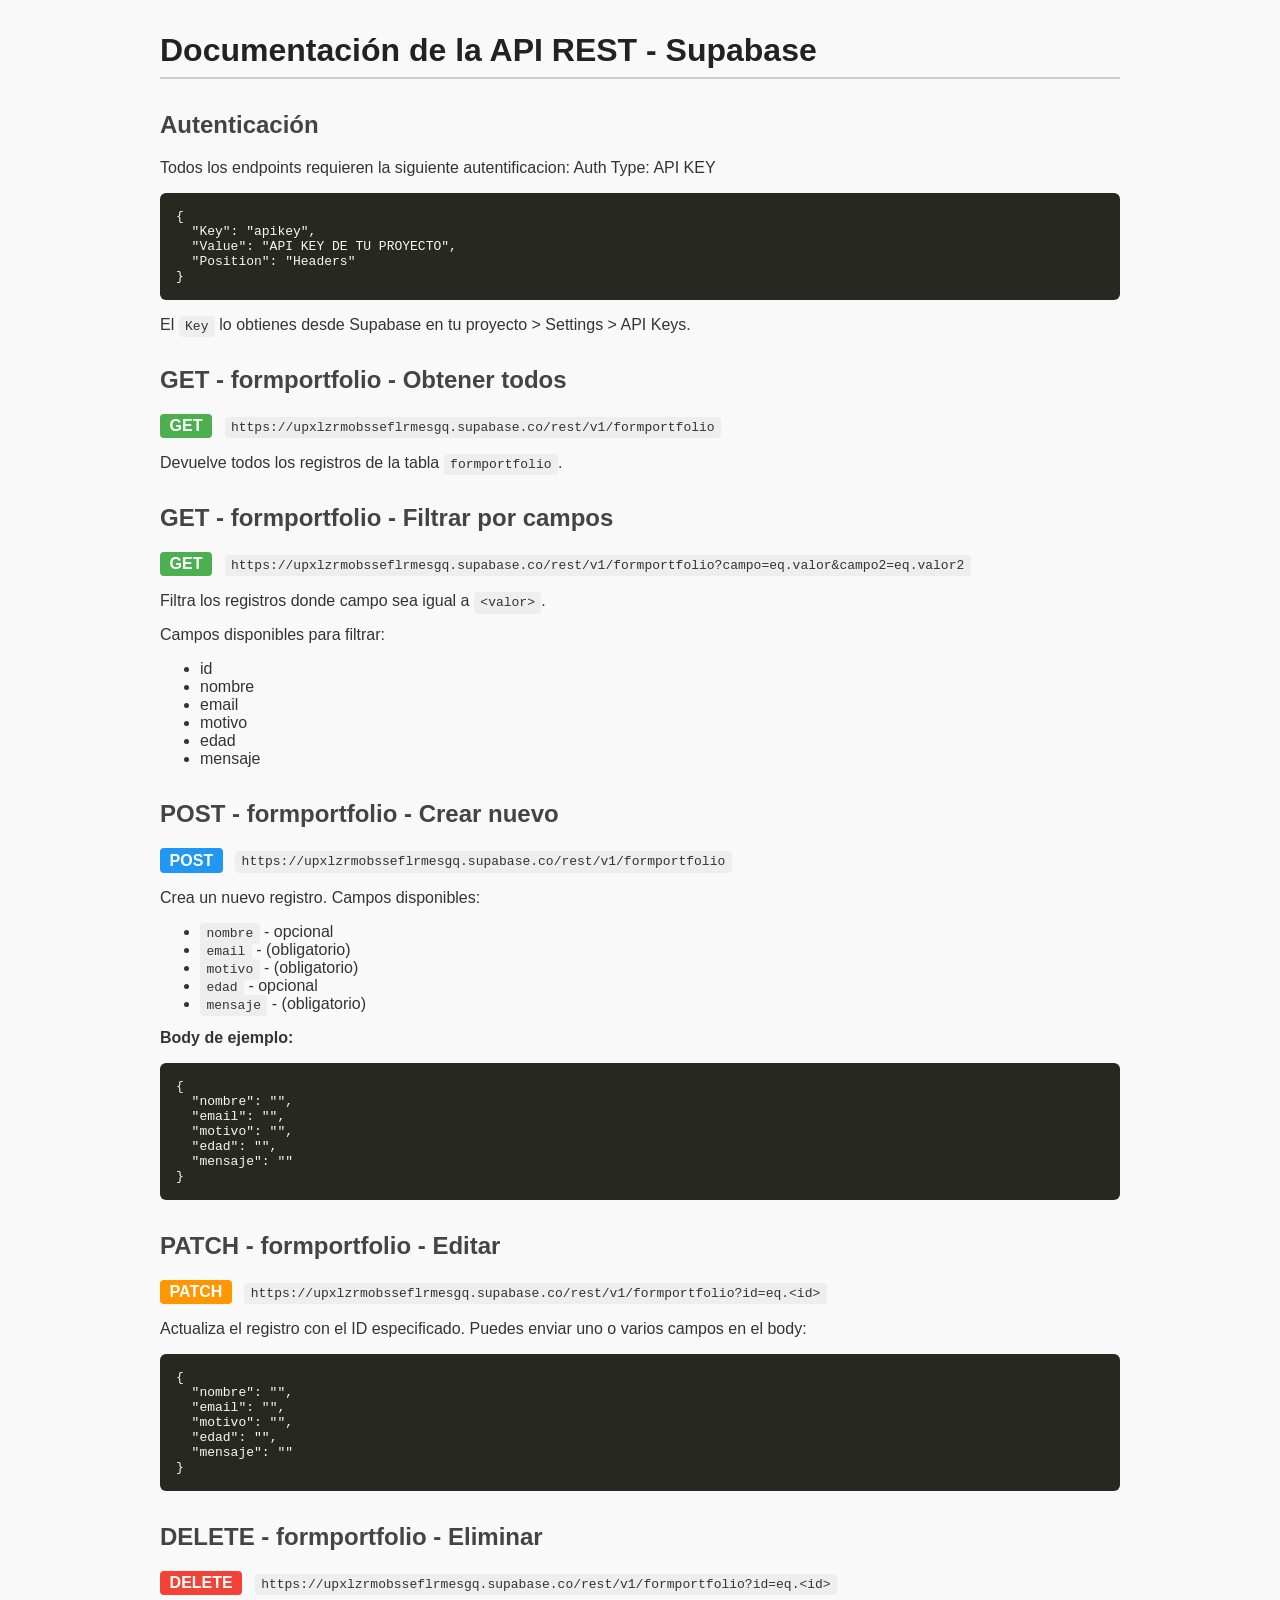
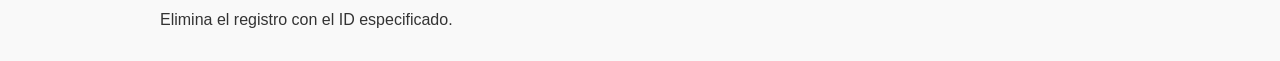
<file: apidoc.html>
<!DOCTYPE html>
<!-- saved from url=(0067)https://bootcamp-qa.github.io/ReportGenerator/documentacionapi.html -->
<html lang="es"><head><meta http-equiv="Content-Type" content="text/html; charset=UTF-8">
  
  <title>Documentación API Supabase</title>
  <style>
    body {
      font-family: 'Segoe UI', sans-serif;
      margin: 2rem auto;
      max-width: 960px;
      background: #f9f9f9;
      color: #333;
    }
    h1 { color: #222; border-bottom: 2px solid #ccc; padding-bottom: 0.5rem; }
    h2 { margin-top: 2rem; color: #444; }
    code { background: #eee; padding: 0.2rem 0.4rem; border-radius: 4px; }
    pre {
      background: #272822;
      color: #f8f8f2;
      padding: 1rem;
      border-radius: 6px;
      overflow-x: auto;
    }
    .method {
      display: inline-block;
      font-weight: bold;
      padding: 0.2rem 0.6rem;
      border-radius: 4px;
      margin-right: 0.5rem;
      color: white;
    }
    .GET { background: #4caf50; }
    .POST { background: #2196f3; }
    .PATCH { background: #ff9800; }
    .DELETE { background: #f44336; }

    label {
      display: block;
      margin-top: 1rem;
      font-weight: bold;
    }
    input[type=text] {
      width: 100%;
      padding: 0.5rem;
      font-size: 1rem;
      margin-top: 0.3rem;
      box-sizing: border-box;
    }
    button {
      margin-top: 1.5rem;
      padding: 0.6rem 1rem;
      font-size: 1rem;
      cursor: pointer;
    }
  </style>
</head>
<body>

<h1>Documentación de la API REST - Supabase</h1>

<form id="form" onsubmit="return false;" style="display: none;">
  <label for="tableName">Nombre de la tabla:</label>
  <input type="text" id="tableName" placeholder="clientes" required="">

  <label for="columns">Columnas (separadas por coma, * indica obligatorio):</label>
  <input type="text" id="columns" placeholder="nombre, telefono*, correo*" required="">

  <label for="baseUrl">Base URL:</label>
  <input type="text" id="baseUrl" placeholder="https://proyecto.supabase.co" required="">

  <button onclick="generate()">GENERAR DOCUMENTACION API</button>
</form>

<!-- Aquí pondremos la documentación generada -->
<div id="docs" style="margin-top:2rem;">
        <h2>Autenticación</h2>
    <p>Todos los endpoints requieren la siguiente autentificacion: Auth Type: API KEY</p>
    <pre>{
  "Key": "apikey",
  "Value": "API KEY DE TU PROYECTO",
  "Position": "Headers"
}</pre>
    <p>El <code>Key</code> lo obtienes desde Supabase en tu proyecto &gt; Settings &gt; API Keys.</p>
  
    <h2>GET - formportfolio - Obtener todos </h2>
    <p><span class="method GET">GET</span> <code>https://upxlzrmobsseflrmesgq.supabase.co/rest/v1/formportfolio</code></p>
    <p>Devuelve todos los registros de la tabla <code>formportfolio</code>.</p>

    <h2>GET - formportfolio - Filtrar por campos</h2>
    <p><span class="method GET">GET</span> <code>https://upxlzrmobsseflrmesgq.supabase.co/rest/v1/formportfolio?campo=eq.valor&amp;campo2=eq.valor2</code></p>
    <p>Filtra los registros donde campo sea igual a <code>&lt;valor&gt;</code>.</p>
    <p>Campos disponibles para filtrar:</p>
    <ul>
      <li>id</li><li>nombre</li><li>email</li><li>motivo</li><li>edad</li><li>mensaje</li>
    </ul>

    <h2>POST - formportfolio - Crear nuevo</h2>
    <p><span class="method POST">POST</span> <code>https://upxlzrmobsseflrmesgq.supabase.co/rest/v1/formportfolio</code></p>
    <p>Crea un nuevo registro. Campos disponibles:</p>
    <ul>
      <li><code>nombre</code> - opcional</li><li><code>email</code> -  (obligatorio)</li><li><code>motivo</code> -  (obligatorio)</li><li><code>edad</code> - opcional</li><li><code>mensaje</code> -  (obligatorio)</li>
    </ul>
    <p><strong>Body de ejemplo:</strong></p>
    <pre>{
  "nombre": "",
  "email": "",
  "motivo": "",
  "edad": "",
  "mensaje": ""
}</pre>

    <h2>PATCH - formportfolio - Editar </h2>
    <p><span class="method PATCH">PATCH</span> <code>https://upxlzrmobsseflrmesgq.supabase.co/rest/v1/formportfolio?id=eq.&lt;id&gt;</code></p>
    <p>Actualiza el registro con el ID especificado. Puedes enviar uno o varios campos en el body:</p>
    <pre>{
  "nombre": "<nuevo string="">",
  "email": "<nuevo string="">",
  "motivo": "<nuevo string="">",
  "edad": "<nuevo string="">",
  "mensaje": "<nuevo string="">"
}</nuevo></nuevo></nuevo></nuevo></nuevo></pre>

    <h2>DELETE - formportfolio - Eliminar </h2>
    <p><span class="method DELETE">DELETE</span> <code>https://upxlzrmobsseflrmesgq.supabase.co/rest/v1/formportfolio?id=eq.&lt;id&gt;</code></p>
    <p>Elimina el registro con el ID especificado.</p>


  </div>

<script>
function generate() {
  let tableName = document.getElementById('tableName').value.trim() || 'clientes';
  const columnsRaw = document.getElementById('columns').value.trim();
  const baseUrlRaw = document.getElementById('baseUrl').value.trim() || 'https://<TU_PROYECTO>.supabase.co';

  // Procesar columnas
  const colsArr = columnsRaw.split(',').map(c => c.trim()).filter(c => c.length > 0);

  const columns = colsArr.map(col => {
    let required = false;
    let name = col;
    if (col.endsWith('*')) {
      required = true;
      name = col.slice(0, -1).trim();
    }
    return { name, type: "string", required };
  });

  const baseUrl = `${baseUrlRaw}/rest/v1/${tableName}`;

  function generatePostBody() {
    const obj = {};
    columns.forEach(col => {
      if (col.name !== "id") {
        obj[col.name] = "";
      }
    });
    return JSON.stringify(obj, null, 2);
  }

  function generatePatchBody() {
    const obj = {};
    columns.forEach(col => {
      if (col.name !== "id") {
        obj[col.name] = `<nuevo ${col.type}>`;
      }
    });
    return JSON.stringify(obj, null, 2);
  }

  // Construir el HTML para la documentación
  let html = `
        <h2>Autenticación</h2>
    <p>Todos los endpoints requieren la siguiente autentificacion: Auth Type: API KEY</p>
    <pre>{
  "Key": "apikey",
  "Value": "API KEY DE TU PROYECTO",
  "Position": "Headers"
}</pre>
    <p>El <code>Key</code> lo obtienes desde Supabase en tu proyecto &gt; Settings &gt; API Keys.</p>
  
    <h2>GET - ${tableName} - Obtener todos </h2>
    <p><span class="method GET">GET</span> <code>${baseUrl}</code></p>
    <p>Devuelve todos los registros de la tabla <code>${tableName}</code>.</p>

    <h2>GET - ${tableName} - Filtrar por campos</h2>
    <p><span class="method GET">GET</span> <code>${baseUrl}?campo=eq.valor&campo2=eq.valor2</code></p>
    <p>Filtra los registros donde campo sea igual a <code>&lt;valor&gt;</code>.</p>
    <p>Campos disponibles para filtrar:</p>
    <ul>
      ${columns.map(col => `<li>${col.name}</li>`).join('')}
    </ul>

    <h2>POST - ${tableName} - Crear nuevo</h2>
    <p><span class="method POST">POST</span> <code>${baseUrl}</code></p>
    <p>Crea un nuevo registro. Campos disponibles:</p>
    <ul>
      ${columns.filter(c => c.name !== 'id').map(col => `<li><code>${col.name}</code> - ${col.required ? " (obligatorio)" : "opcional"}</li>`).join('')}
    </ul>
    <p><strong>Body de ejemplo:</strong></p>
    <pre>${generatePostBody()}</pre>

    <h2>PATCH - ${tableName} - Editar </h2>
    <p><span class="method PATCH">PATCH</span> <code>${baseUrl}?id=eq.&lt;id&gt;</code></p>
    <p>Actualiza el registro con el ID especificado. Puedes enviar uno o varios campos en el body:</p>
    <pre>${generatePatchBody()}</pre>

    <h2>DELETE - ${tableName} - Eliminar </h2>
    <p><span class="method DELETE">DELETE</span> <code>${baseUrl}?id=eq.&lt;id&gt;</code></p>
    <p>Elimina el registro con el ID especificado.</p>


  `;

  document.getElementById('docs').innerHTML = html;
   document.getElementById('form').style.display = 'none';
  
}


</script>




</body></html>
</file>
